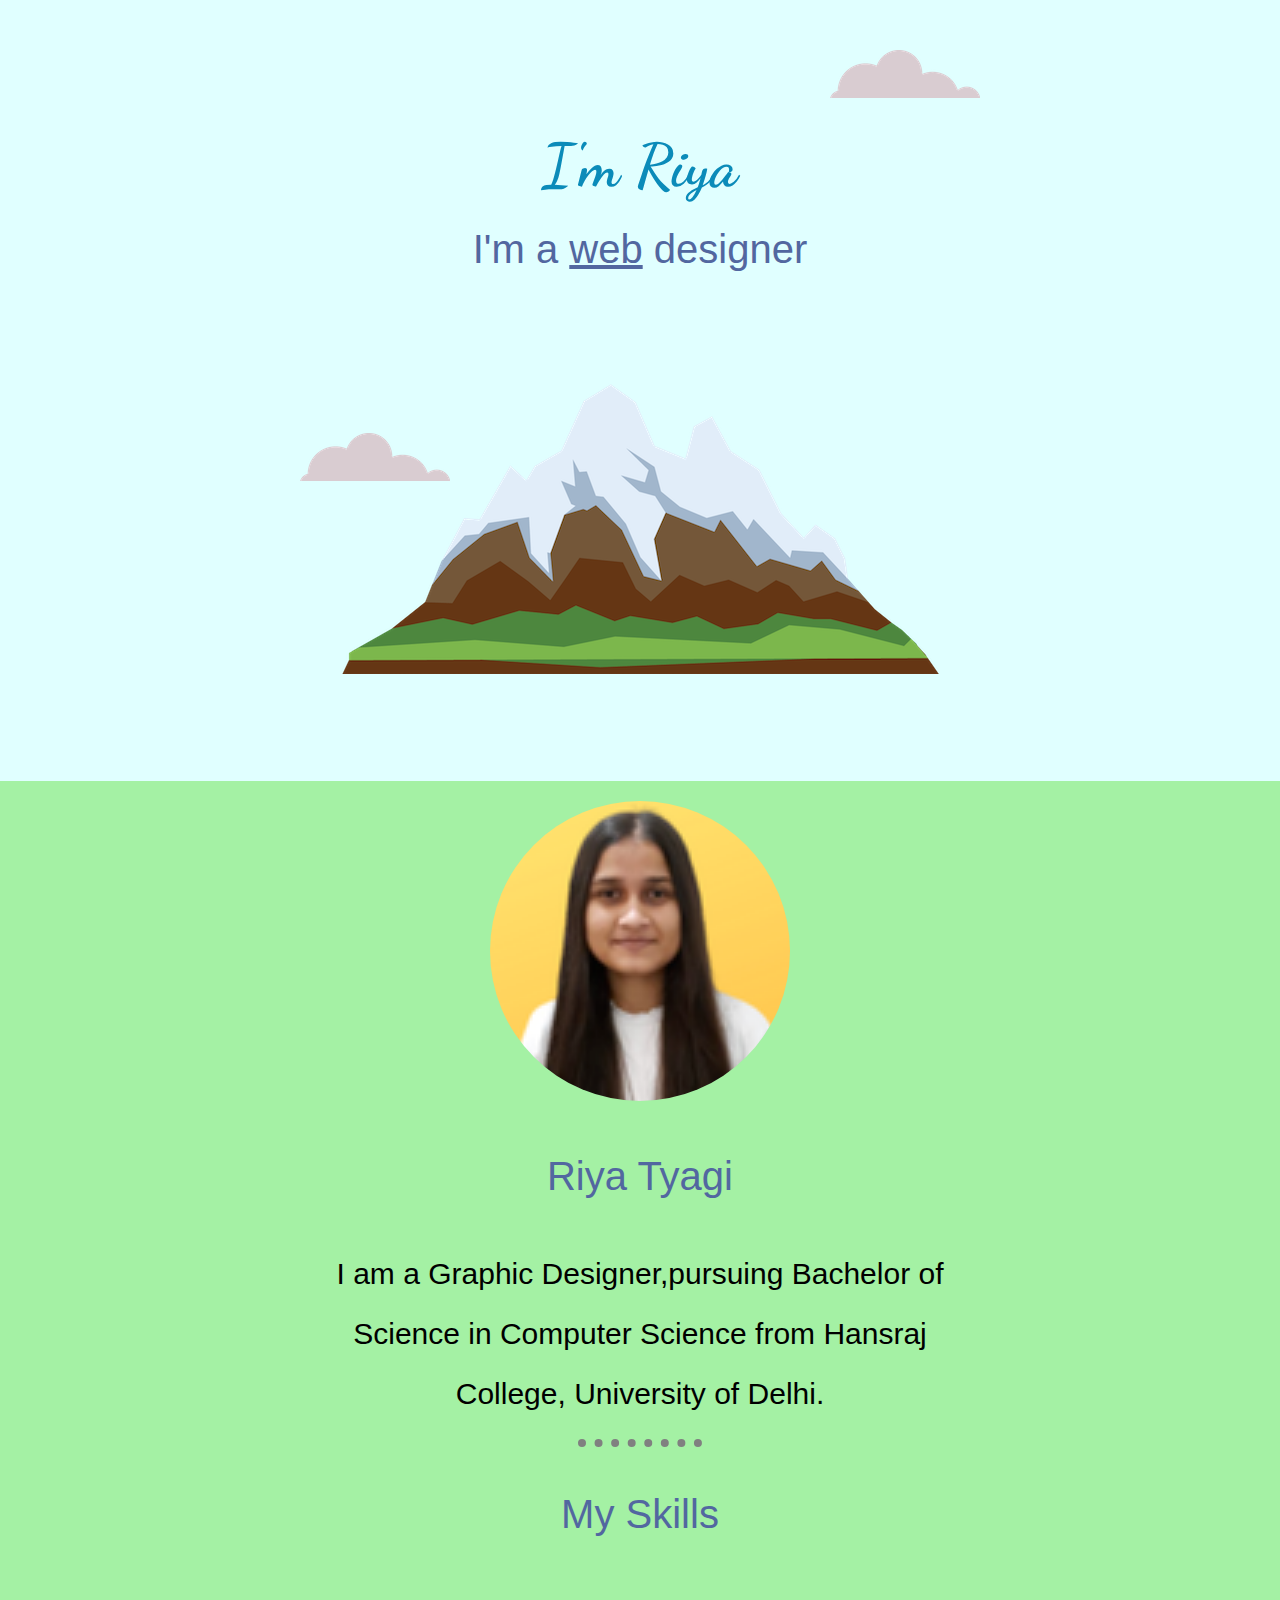
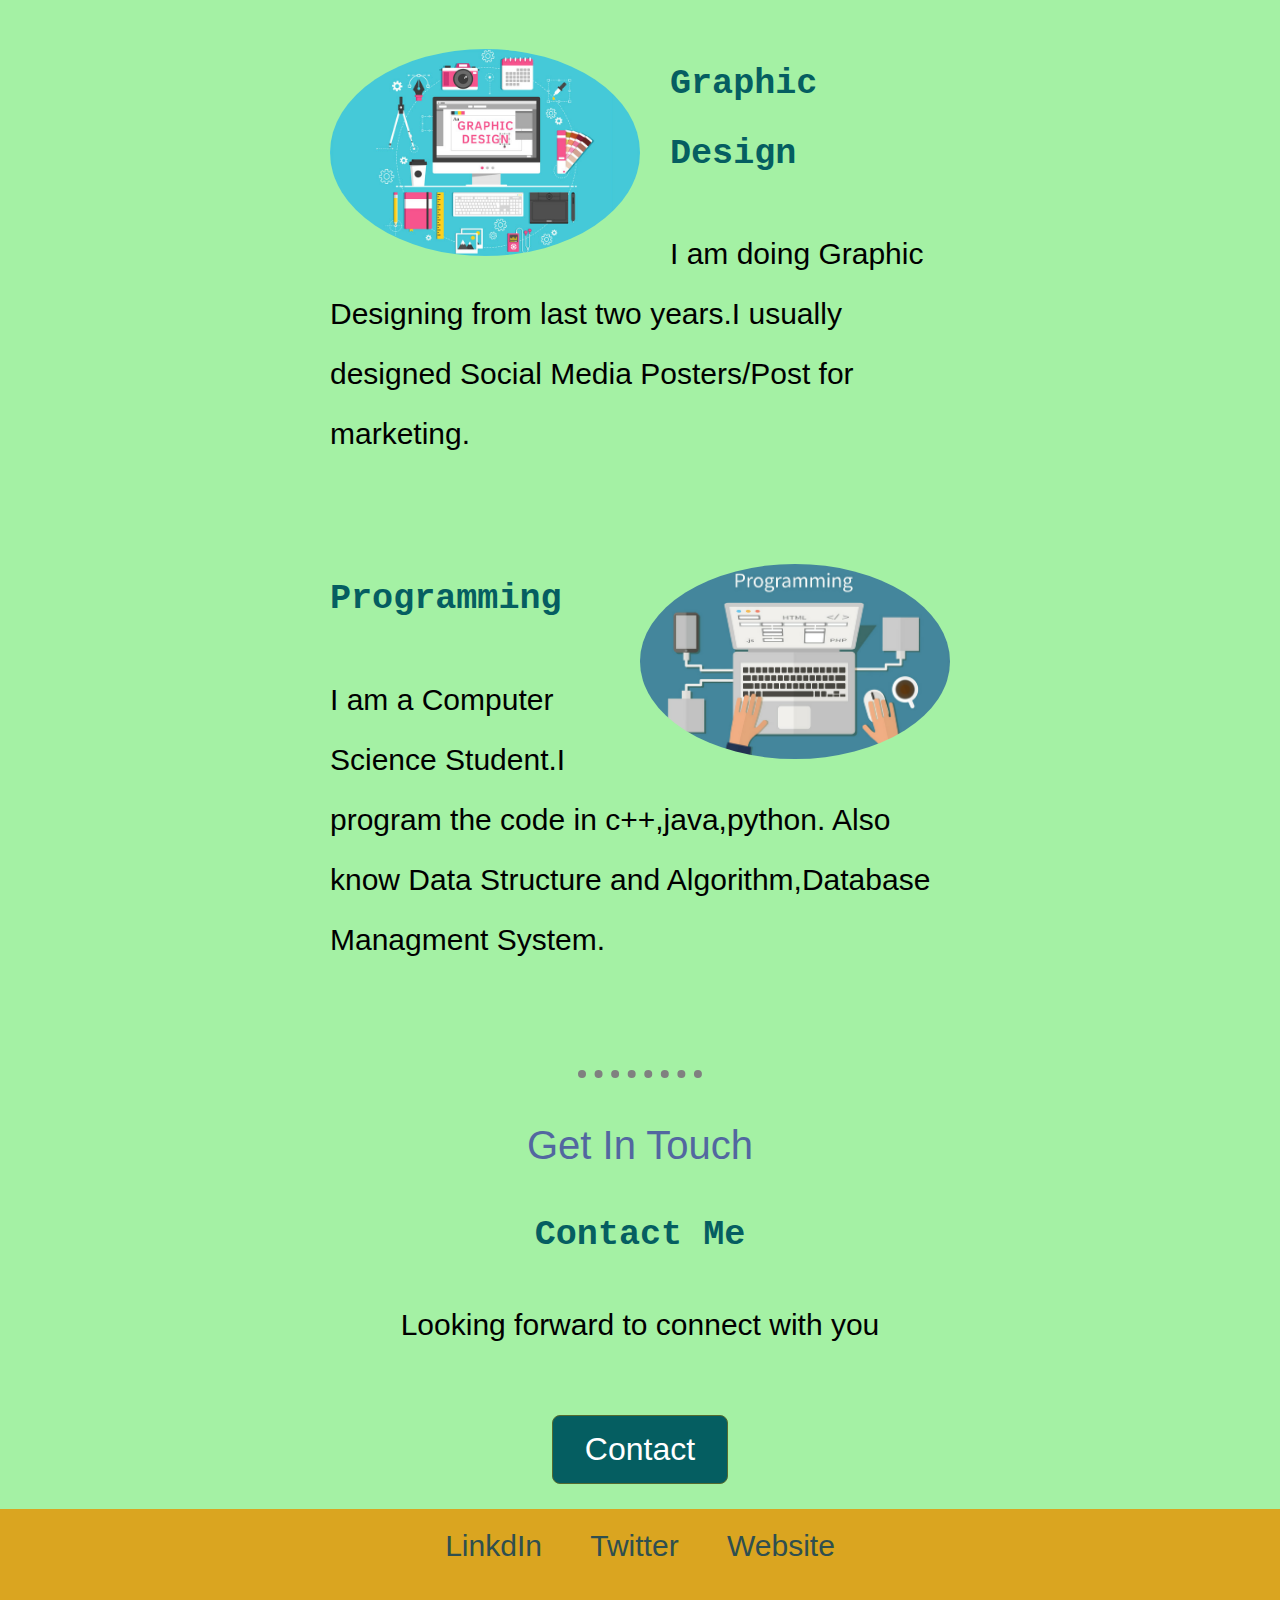
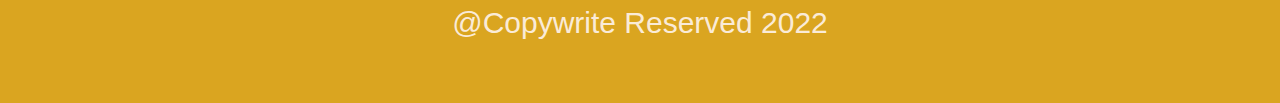
<file: index.html>
<!DOCTYPE html>
<html>
    <head>
<meta charset="utf-8">
<Title>My Site</Title>
<link rel="stylesheet" href="CSS_mysite/Styles_mysite.css">
<link rel="icon" href="favicon.ico"> <!--or favicon.ico?v=2-->
<link rel="preconnect" href="https://fonts.googleapis.com">
<link rel="preconnect" href="https://fonts.gstatic.com" crossorigin>
<link href="https://fonts.googleapis.com/css2?family=Dancing+Script&display=swap" rel="stylesheet">
<link rel="preconnect" href="https://fonts.googleapis.com">
<link rel="preconnect" href="https://fonts.gstatic.com" crossorigin>
<link href="https://fonts.googleapis.com/css2?family=Dancing+Script&family=Paytone+One&display=swap" rel="stylesheet">
</head>


<body>
<div class="top-container">
    <img class="top-cloud" src="Images_mysite/cloud.png" alt="cloud-img">
    <h1>I'm Riya</h1>
    <h2>I'm a <span class="web ">web</span> designer</h2>
    <img class="bottom-cloud" src="Images_mysite/cloud.png" alt="cloud-img">
    <img src="Images_mysite/mountain.png" alt="mountain-img">
</div>


<div class="middle-container">
<div class="profile">
<img class="Myimg" src="Images_mysite/Profilepic.png" width="300 px" length="300px" alt="mypic">
<h2>Riya Tyagi</h2>
<p class="intro ">I am a Graphic Designer,pursuing Bachelor of Science in Computer Science 
   from Hansraj College, University of Delhi. 
</p>
</div>
<hr>
<div class="skills">
    <h2>My Skills</h2>
    <div class="skill-row">
        <img class="Graphic" src="Images_mysite/Graphic.jpg" width="300 px" length="300px" alt="Graphi Image">
        <h3>Graphic Design</h3>
        <p class="G">I am doing Graphic Designing from last two years.I usually designed 
            Social Media Posters/Post for marketing.
        </p>
    </div>


    <div class="skill-row">
    <img class="Programming" src="Images_mysite/Programming.png" width="300 px" length="300px" alt="Graphi Image">
    <h3>Programming</h3>
    <P class="p">I am a Computer Science Student.I program the code in c++,java,python.
       Also know Data Structure and Algorithm,Database Managment System.
    </P>
    </div>
</div>

<hr>
<div class="Contact-me">
<h2>
    Get In Touch
</h2>
<h3>Contact Me</h3>
<p class="cm">Looking forward to connect with you</p>
<!-- <a class="btn" href="mailto:riyatyagi618@gmail.com">CONTACT</a>-->

<a class="btn" href="mailto:riyatyagi618@gmail.com"><button type="button" class="bt">Contact</button></a>
</div>
</div>



<div class="bottom-container">
<a class="footer-link" href="https://www.linkedin.com/">LinkdIn</a>
<a class="footer-link" href="https://twitter.com/">Twitter</a>
<a class="footer-link" href="https://riyatyag-6.github.io/Portfolio/">Website</a>
<p class="copy">@Copywrite Reserved 2022</p>
</div>



</body>

<!--Types of Elemet
    1.Block 
    2. inline
    3.Inline block
    4.None

Block element are those which requires a complete block on the screen from left to right on the screen.
ex. heading,paragraph

INline are those which require the limited or required space ad comes in a single line .We cant change widht n display property.
ex.Spans<span>,images<img>,anchors<a>.


Inline block is used in display prop to change block element to inline element

None is used   in display properties to remove a particular text/part
ex+ .classname{
    display:none 
    /*visibility:hidden is used to hide the text but it keeps the postion on that place only*/
}
CSS STATIC AND RELATIVE POSSITING
position;relative;
left/right/top/bottom; 40px;

-->




</html>
</file>
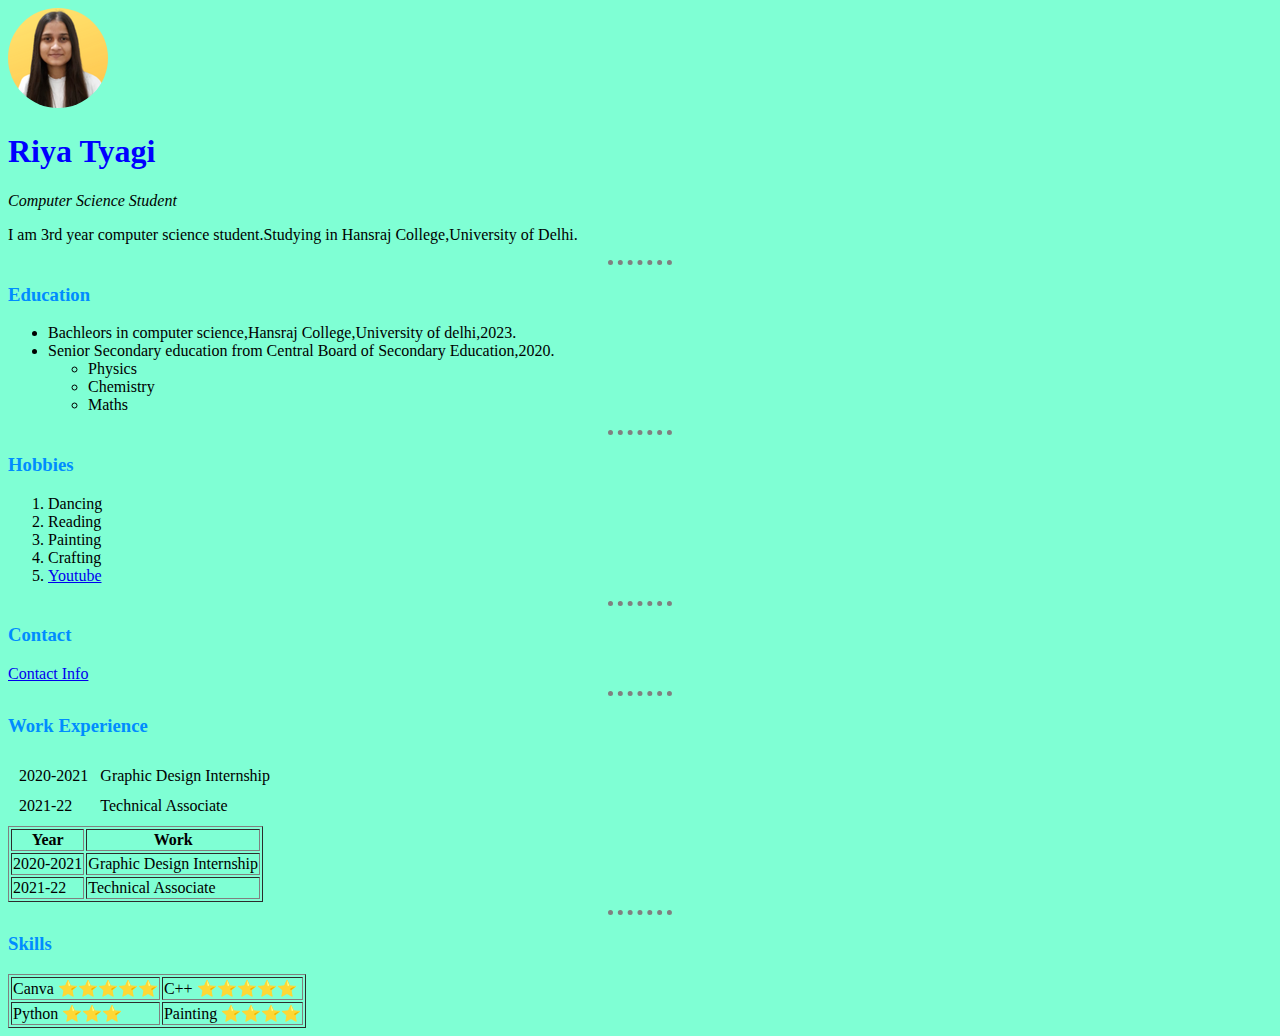
<file: HTML Personal Site/Index.html>
<!DOCTYPE html>
<html>

<head>
  <meta charset="utf-8">
  <title>Riya's Resume</title>
<link rel="stylesheet" href="CSS/Styles.css">
<!--
<style>
  body { background-color: aquamarine;

  }

   
hr {
 border-style: none;
 border-top-style: dotted;
border-color: grey;
border-width: 5px;
width: 5%;
} 

hr{
  border-style: ridge;
 border-color: black;
 border-width: 1px;
 width:10%;
 height:0px;


}


-->




</style>



<!-- priority Inline css>Internal>External>-->









</head>

<!-- <body style="background-color:#D9F8C4">  -->        <!--Colorhunt.io  inline css  -->
<body>
<img src="Mypic.png" alt="Riya Pic">
<!--we can add table formate here to get image on left side along with the write up on right side and can use cellspacing to get gap between imag ena dthe write up-->

  <h1>Riya Tyagi</h1>
 <p><i>Computer Science Student</i></p>
<!--we can also use <emp>tag for italic formate it stress out the text</emp> ..
For bold text we use <b>tag</b> or <strong>tag to make it appear bold or importent..
.Hence strong tag is preffered</strong> -->
<p>I am 3rd year computer science student.Studying in Hansraj College,University of Delhi.
</p>
<hr>
<h3>Education</h3>
<ul> <!-- not working<ul type="disc">.......-->
  <li>Bachleors in computer science,Hansraj College,University of delhi,2023.</li>
  <li>Senior Secondary education from Central Board of Secondary Education,2020.  </li>
<ul><li>Physics</li>
    <li>Chemistry</li>
    <li>Maths</li></ul>
</ul>
<hr>
<h3>Hobbies</h3>
<ol type="1">
    <li>Dancing</li>
    <li>Reading</li>
    <li>Painting</li>
    <li>Crafting</li>
    <li><a href="https://www.youtube.com/">Youtube</a></li> 
</ol>
<hr>
<h3>Contact</h3>
<a href="Contact.html">Contact Info</a>
 <hr>
<h3>Work Experience</h3>

<!-- <p>2020-2021 Graphic Design Internship</p>
<P>2021-2022 Technical Associate</P>
-->

<table cellspacing="10">
<tr>
<td>2020-2021</td>
<td>Graphic Design Internship</td>

</tr>
<tr>
<td>2021-22</td>
<td>Technical Associate</td>
</tr>
</table>


<table border="1">
  <thead>
    <tr>
      <th>Year</th>
      <th>Work</th>
    </tr>
  </thead>

<tbody>
  <tr>
    <td>2020-2021</td>
    <td>Graphic Design Internship</td>
    
    </tr>
    <tr>
    <td>2021-22</td>
    <td>Technical Associate</td>
    </tr>
</tbody>


<tfoot>
   
</tfoot>
</table>
<hr>
<h3>Skills</h3>

<table border="1">
  <tr>
    <td>Canva ⭐⭐⭐⭐⭐</td>
    <td>C++ ⭐⭐⭐⭐⭐</td>

  </tr>

 <!-- <tr>
    <td>C++</td>
    <td>⭐⭐⭐</td>
  </tr>
-->

  <tr>
    <td>Python ⭐⭐⭐</td>
    <td>Painting ⭐⭐⭐⭐</td>
  </tr>

 <!-- <tr>
    <td>Painting</td>
    <td>⭐⭐⭐</td>
  </tr>
-->

</table>










</body>

</html>
</file>
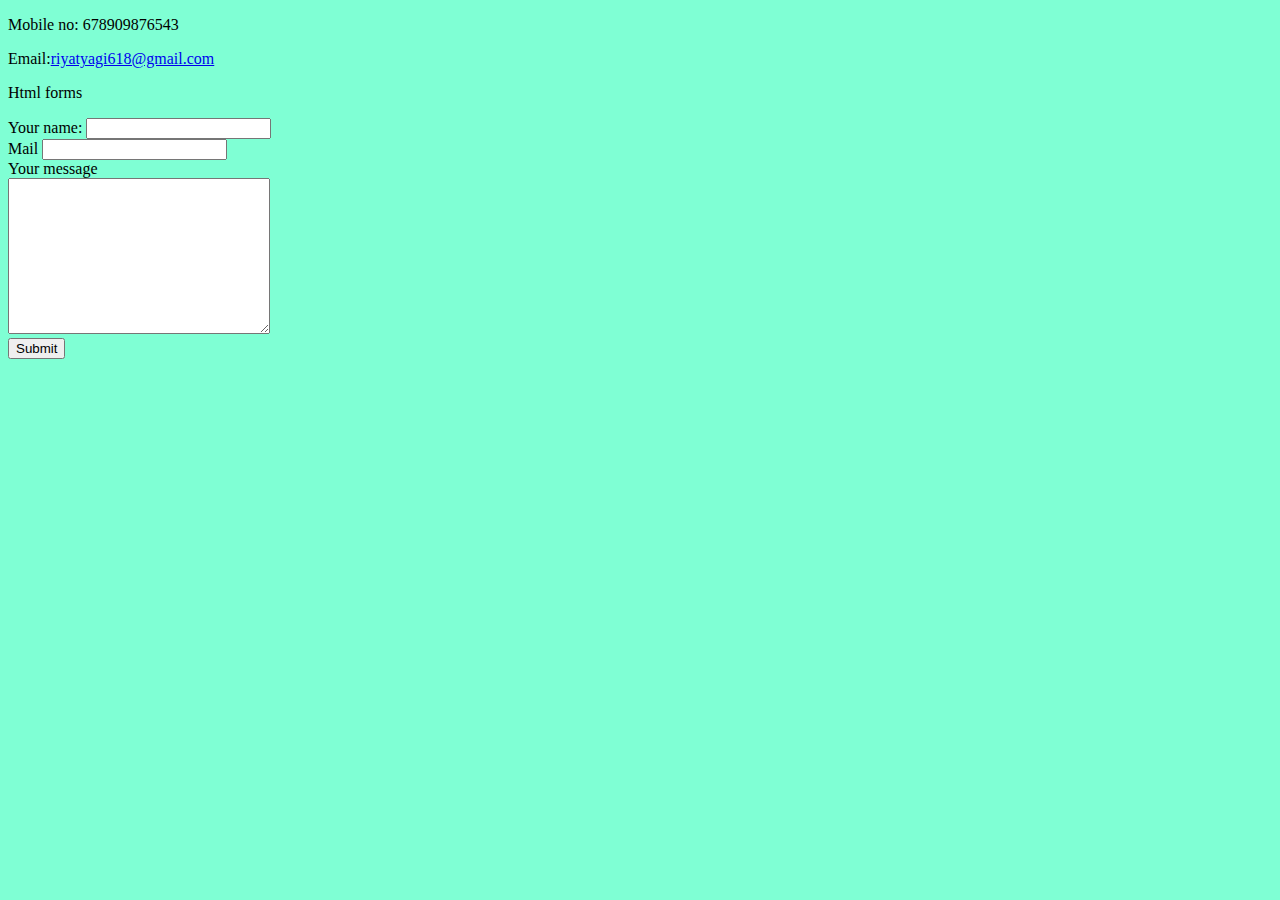
<file: HTML Personal Site/Contact.html>
<!DOCTYPE html>
    <html lang="en">
    <head>
        <meta charset="UTF-8">
        <meta http-equiv="X-UA-Compatible" content="IE=edge">
        <meta name="viewport" content="width=device-width, initial-scale=1.0">
        <title>Contact</title>
        <link rel="stylesheet" href="CSS/Styles.css">
    </head>
    <body>
        <p>Mobile no: 678909876543</p>
        <p>Email:<a href="riyatyagi618@gmail.com">riyatyagi618@gmail.com</a></p>
    
    
    <p>Html forms</p>
    <!--
    <form>
        <input type="text"><br>
        <input type="Submit"><br>
        <input type="file"><br>
        <input type="radio"><br>
        <input type="date"><br>
        <input type="range"><br>

    </form> -->
    
    
   <!--- <form class="" action="index.html" method="post">
    <lable>Your name:</lable>
    <input type="text" name="" value="">
    <input type="color" name="" value=""><br>
    <label>Password:</label>
    <input type="Password" name="" value="">
    <input type="submit" name="">
    </form>
-->

   <!-- <form class="" action="mailto: riyatyagi618@gmail.com" method="post">  -->
     <!--enctype="text/plain "  to remove faltu ke sign-->
        <form action="mailto: riyatyagi618@gmail.com" method="post" enctype="text/plain">
        <lable>Your name:</lable>
        <input type="text" name="your name" value=""><br>

        <lable>Mail</lable>
        <input type="email" name="your email" value=""><br>

        <lable>Your message</lable><br>
       <textarea name="urmesaage" rows="10" cols="30"></textarea><br>
       
       <input type="submit" >


    </form>
    
    
    
    
    </body>
    </html>
</file>
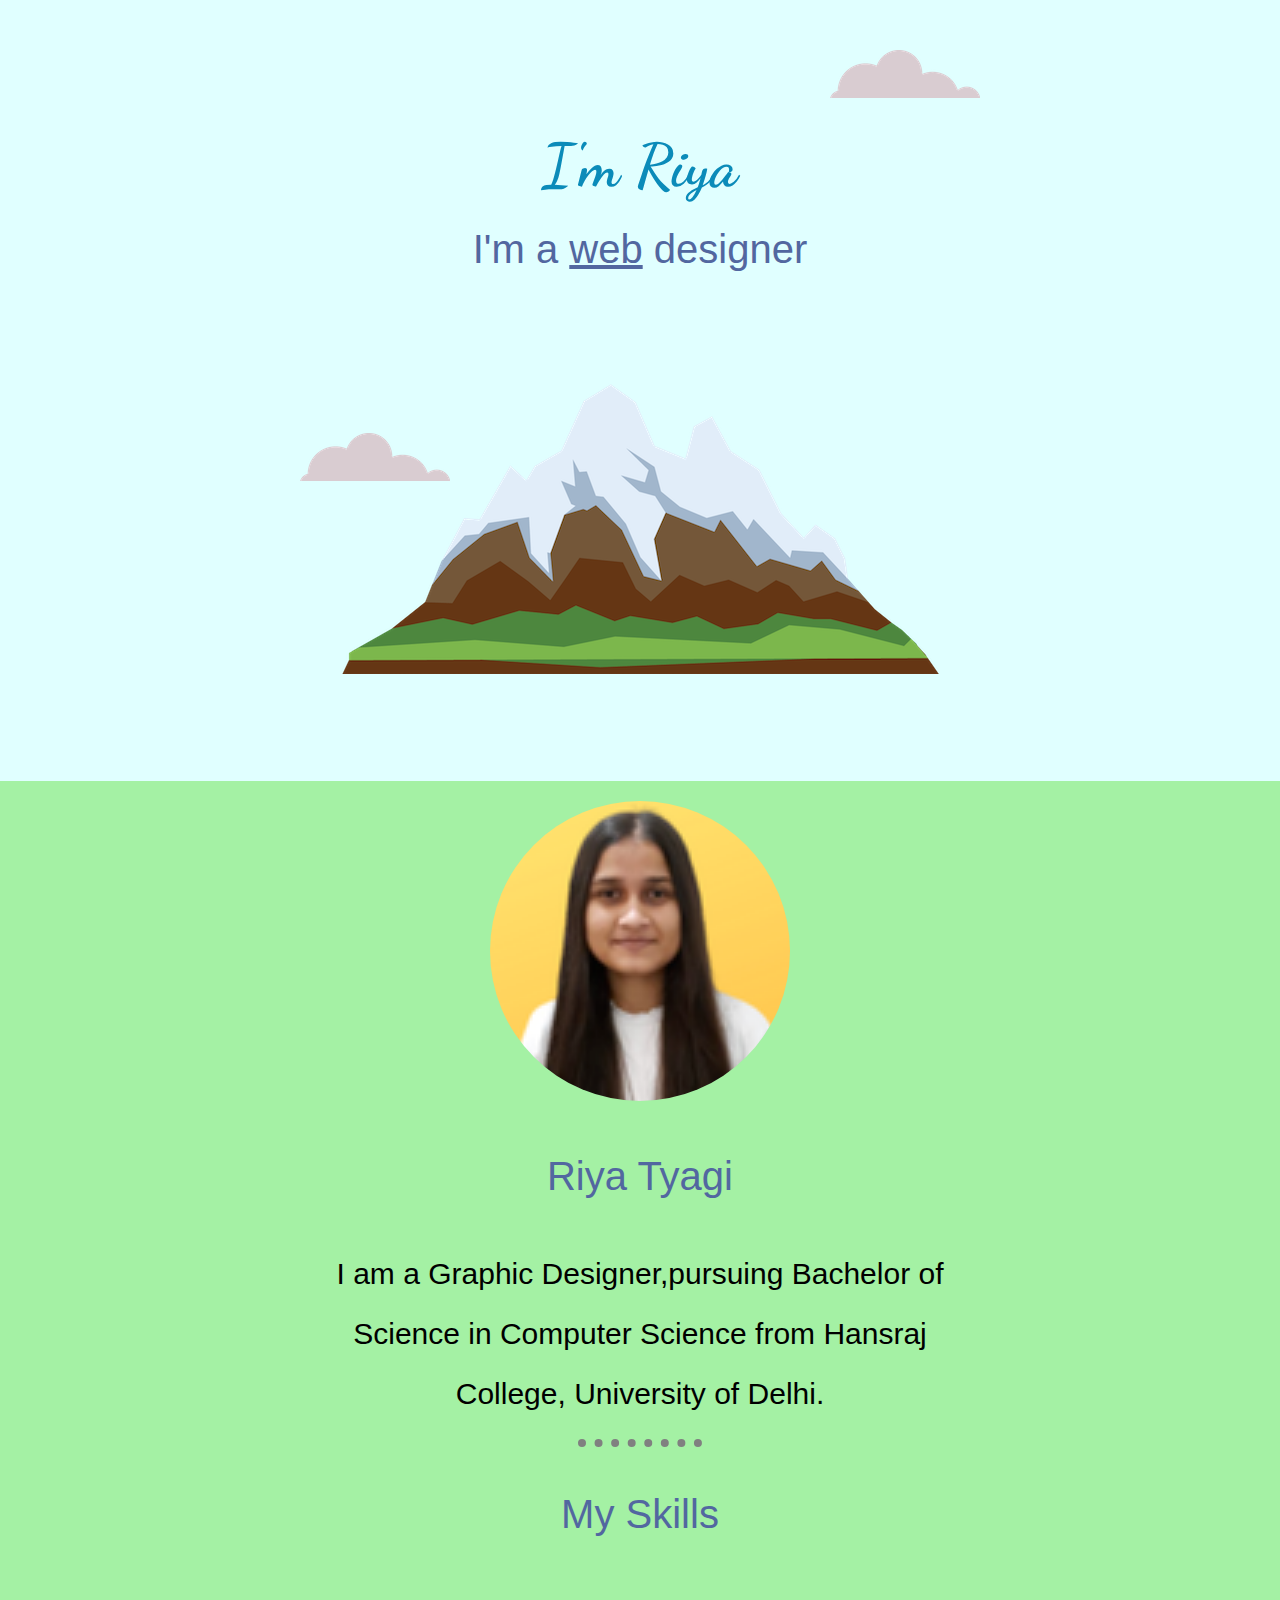
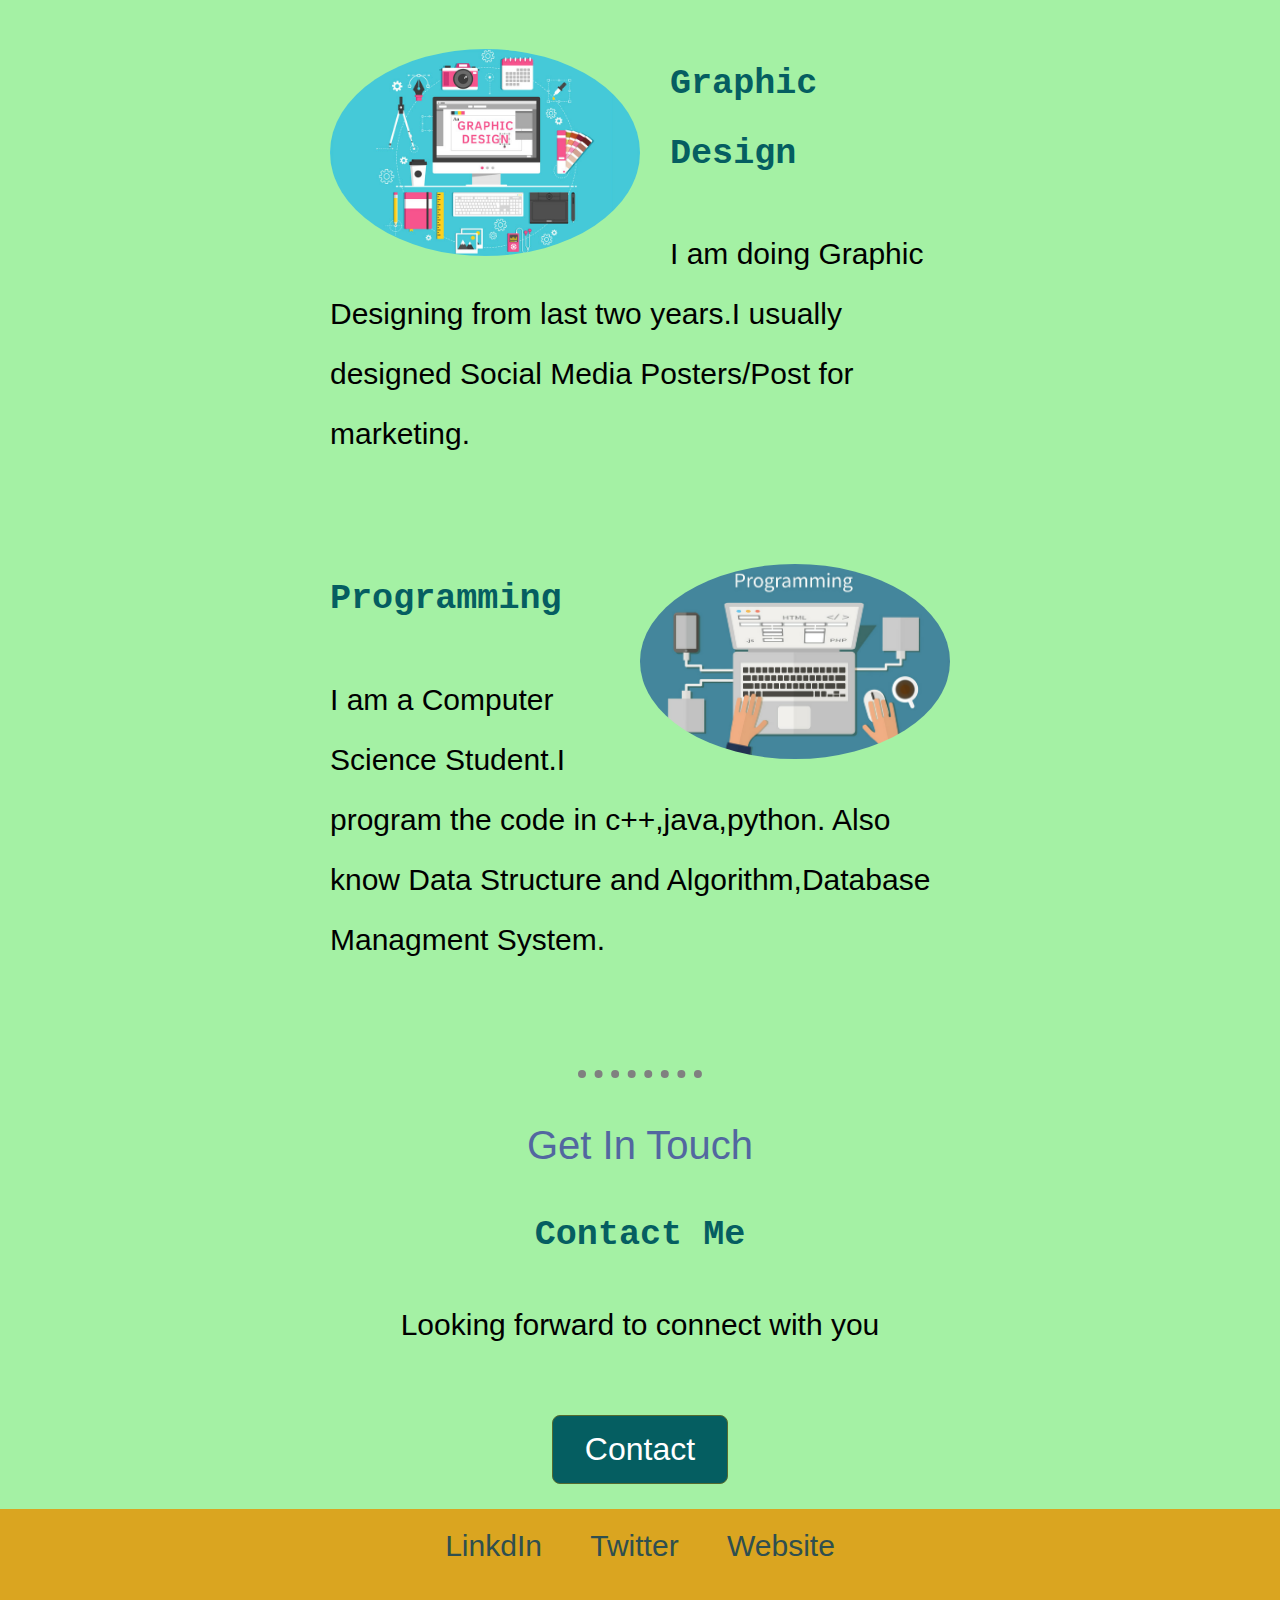
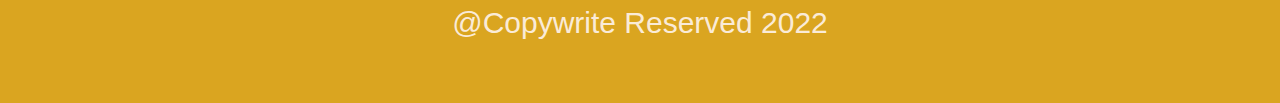
<file: My_Site/Index_mysite.html>
<!DOCTYPE html>
<html>
    <head>
<meta charset="utf-8">
<Title>My Site</Title>
<link rel="stylesheet" href="CSS_mysite/Styles_mysite.css">
<link rel="icon" href="favicon.ico"> <!--or favicon.ico?v=2-->
<link rel="preconnect" href="https://fonts.googleapis.com">
<link rel="preconnect" href="https://fonts.gstatic.com" crossorigin>
<link href="https://fonts.googleapis.com/css2?family=Dancing+Script&display=swap" rel="stylesheet">
<link rel="preconnect" href="https://fonts.googleapis.com">
<link rel="preconnect" href="https://fonts.gstatic.com" crossorigin>
<link href="https://fonts.googleapis.com/css2?family=Dancing+Script&family=Paytone+One&display=swap" rel="stylesheet">
</head>


<body>
<div class="top-container">
    <img class="top-cloud" src="Images_mysite/cloud.png" alt="cloud-img">
    <h1>I'm Riya</h1>
    <h2>I'm a <span class="web ">web</span> designer</h2>
    <img class="bottom-cloud" src="Images_mysite/cloud.png" alt="cloud-img">
    <img src="Images_mysite/mountain.png" alt="mountain-img">
</div>


<div class="middle-container">
<div class="profile">
<img class="Myimg" src="Images_mysite/Profilepic.png" width="300 px" length="300px" alt="mypic">
<h2>Riya Tyagi</h2>
<p class="intro ">I am a Graphic Designer,pursuing Bachelor of Science in Computer Science 
   from Hansraj College, University of Delhi. 
</p>
</div>
<hr>
<div class="skills">
    <h2>My Skills</h2>
    <div class="skill-row">
        <img class="Graphic" src="Images_mysite/Graphic.jpg" width="300 px" length="300px" alt="Graphi Image">
        <h3>Graphic Design</h3>
        <p class="G">I am doing Graphic Designing from last two years.I usually designed 
            Social Media Posters/Post for marketing.
        </p>
    </div>


    <div class="skill-row">
    <img class="Programming" src="Images_mysite/Programming.png" width="300 px" length="300px" alt="Graphi Image">
    <h3>Programming</h3>
    <P class="p">I am a Computer Science Student.I program the code in c++,java,python.
       Also know Data Structure and Algorithm,Database Managment System.
    </P>
    </div>
</div>

<hr>
<div class="Contact-me">
<h2>
    Get In Touch
</h2>
<h3>Contact Me</h3>
<p class="cm">Looking forward to connect with you</p>
<!-- <a class="btn" href="mailto:riyatyagi618@gmail.com">CONTACT</a>-->

<a class="btn" href="mailto:riyatyagi618@gmail.com"><button type="button" class="bt">Contact</button></a>
</div>
</div>



<div class="bottom-container">
<a class="footer-link" href="https://www.linkedin.com/">LinkdIn</a>
<a class="footer-link" href="https://twitter.com/">Twitter</a>
<a class="footer-link" href="https://www.appbrewery.co/">Website</a>
<p class="copy">@Copywrite Reserved 2022</p>
</div>



</body>

<!--Types of Elemet
    1.Block 
    2. inline
    3.Inline block
    4.None

Block element are those which requires a complete block on the screen from left to right on the screen.
ex. heading,paragraph

INline are those which require the limited or required space ad comes in a single line .We cant change widht n display property.
ex.Spans<span>,images<img>,anchors<a>.


Inline block is used in display prop to change block element to inline element

None is used   in display properties to remove a particular text/part
ex+ .classname{
    display:none 
    /*visibility:hidden is used to hide the text but it keeps the postion on that place only*/
}
CSS STATIC AND RELATIVE POSSITING
position;relative;
left/right/top/bottom; 40px;

-->




</html>
</file>
<file: CSS_mysite/Styles_mysite.css>
body{
    background-color: pink;
    margin: 0;
    text-align: center;
    font-family:'Lucida Sans', 'Lucida Sans Regular', 'Lucida Grande', 'Lucida Sans Unicode', Geneva, Verdana, sans-serif;
font-size: 30px;
   /* font-family: 'Paytone One', sans-serif;*/
}

h1{
    margin:50px auto 0 auto;
    /*width:10%;
    margin: 0 auto 0 auto;
    margin; 0 auto;*/
    font-family: 'Dancing Script', cursive;
    /*font-size: 562.5%;or 90px*/ /*100% = 16px to get 90px=90px/16px=>562.5%*/
font-size: 2em; /*90px=5.625em  it make it dynamic----562.5 rem as it doent affect the parent and its is adaptable*/
color: #0b8bb9;
line-height: 2rem;
}

h2{
    font-family: 'Trebuchet MS', 'Lucida Sans Unicode', 'Lucida Grande', 'Lucida Sans', Arial, sans-serif;
    font-size: 2.5rem;
    color:  #5267a0;
    font-weight: normal;
    padding: 12px;
}



h3{

    font-family: monospace;
   color: #055e61 ;
}





.top-container{
    background-color: lightcyan; 
   /* width: 200px;
    height:200px;*/
    /*padding: 20px;
    border:solid 10px;*/
    padding: 100px;
    position: relative;
    
}


.middle-container{
    background-color: rgb(164, 241, 164);
   /* width: 200px;
    height:200px;*/
    /*border: solid 20px;
    margin-left: 260px;*/
    padding: 20px;
}

.bottom-container{
    background-color: goldenrod;
    /*position: relative;*/
    /*width: 200px;
    height:200px;*/
    /*border: solid 10px;
    margin-left:500px ;*/
    margin-bottom: 0px;
    /*padding: 2%;*/
    padding: 20px 0 20px;
}

.web{  /*to make web underlined in text*/
text-decoration:underline;
}

.bottom-cloud{
 position:absolute;
 left:300px;
 bottom: 300px;
}

.top-cloud{
    position:absolute;
    right:300px;
    top:50px;
}

.Myimg{
    border-radius: 100%;
    
}

p{
    line-height: 2;
}
.intro{
    width: 50%;
    margin: auto;
}

.Graphic{
    border-radius: 50%;
    width: 50%;   /*chnage the size of image*/
float: left;
margin-right: 30px;

}

.Programming{
    border-radius: 100%;
    width: 50%; 
    float: right;
    margin-left: 30px;

}

a{
    color:  darkslategray;
    font-family: 'Segoe UI', Tahoma, Geneva, Verdana, sans-serif;
margin:10px 20px;
text-decoration: none;
}

a:hover{
    color: blanchedalmond;
}




.skill-row{
width: 50%;
margin:100px auto 100px auto;
text-align: left;
line-height: 2;

}
.copy{
    color: antiquewhite;
}
/*
.G{
  clear: left;
}

.p{
   clear: right;
}*/

hr{
    border-style: none;
    border-bottom-style: none;
    border-top-style: dotted;
    width:10%;
    border-width: 8px;
    border-color: gray;

    /*border: dotted #EAF6F 6px;
    border-bottom:none;
    width:4%;
margin:100px auto; */
}
.cm{
width:40%;
margin: 40px auto 60px;
}


.bt{
    color:white;
    font-size: 2rem;  /*we can also change the size by rem*/
    background-color: #055e61;
    border-radius: 8px;
    border: 0.5px solid darkolivegreen;
    padding: 15px 32px;
    margin-bottom: 5px;
}
.bt:hover{
    background-color: blue;
}


/*FOR MAKING GRADIENT BUTTON*/
/*.btn {
    background: #3498db;
    background-image: -webkit-linear-gradient(top, #3498db, #2980b9);
    background-image: -moz-linear-gradient(top, #3498db, #2980b9);
    background-image: -ms-linear-gradient(top, #3498db, #2980b9);
    background-image: -o-linear-gradient(top, #3498db, #2980b9);
    background-image: linear-gradient(to bottom, #3498db, #2980b9);
    -webkit-border-radius: 28;
    -moz-border-radius: 28;
    border-radius: 28px;
    font-family: Arial;
    color: #ffffff;
    font-size: 20px;
    padding: 10px 20px 10px 20px;
    text-decoration: none;
  }
  
  .btn:hover {
    background: #3cb0fd;
    background-image: -webkit-linear-gradient(top, #3cb0fd, #3498db);
    background-image: -moz-linear-gradient(top, #3cb0fd, #3498db);
    background-image: -ms-linear-gradient(top, #3cb0fd, #3498db);
    background-image: -o-linear-gradient(top, #3cb0fd, #3498db);
    background-image: linear-gradient(to bottom, #3cb0fd, #3498db);
    text-decoration: none;
  }*/
</file>
<file: HTML Personal Site/CSS/Styles.css>
body { background-color: aquamarine;

  }

   h1{
    color: blue;
   }
 h3{
    color: rgb(0, 140, 255);
 }

img{
   border-radius: 50%;
}


hr {
 border-style: none;
 border-top-style: dotted;
border-color: grey;
border-width: 5px;
width: 5%;
} 

/*comment in css*/
</file>
<file: My_Site/CSS_mysite/Styles_mysite.css>
body{
    background-color: pink;
    margin: 0;
    text-align: center;
    font-family:'Lucida Sans', 'Lucida Sans Regular', 'Lucida Grande', 'Lucida Sans Unicode', Geneva, Verdana, sans-serif;
font-size: 30px;
   /* font-family: 'Paytone One', sans-serif;*/
}

h1{
    margin:50px auto 0 auto;
    /*width:10%;
    margin: 0 auto 0 auto;
    margin; 0 auto;*/
    font-family: 'Dancing Script', cursive;
    /*font-size: 562.5%;or 90px*/ /*100% = 16px to get 90px=90px/16px=>562.5%*/
font-size: 2em; /*90px=5.625em  it make it dynamic----562.5 rem as it doent affect the parent and its is adaptable*/
color: #0b8bb9;
line-height: 2rem;
}

h2{
    font-family: 'Trebuchet MS', 'Lucida Sans Unicode', 'Lucida Grande', 'Lucida Sans', Arial, sans-serif;
    font-size: 2.5rem;
    color:  #5267a0;
    font-weight: normal;
    padding: 12px;
}



h3{

    font-family: monospace;
   color: #055e61 ;
}





.top-container{
    background-color: lightcyan; 
   /* width: 200px;
    height:200px;*/
    /*padding: 20px;
    border:solid 10px;*/
    padding: 100px;
    position: relative;
    
}


.middle-container{
    background-color: rgb(164, 241, 164);
   /* width: 200px;
    height:200px;*/
    /*border: solid 20px;
    margin-left: 260px;*/
    padding: 20px;
}

.bottom-container{
    background-color: goldenrod;
    /*position: relative;*/
    /*width: 200px;
    height:200px;*/
    /*border: solid 10px;
    margin-left:500px ;*/
    margin-bottom: 0px;
    /*padding: 2%;*/
    padding: 20px 0 20px;
}

.web{  /*to make web underlined in text*/
text-decoration:underline;
}

.bottom-cloud{
 position:absolute;
 left:300px;
 bottom: 300px;
}

.top-cloud{
    position:absolute;
    right:300px;
    top:50px;
}

.Myimg{
    border-radius: 100%;
    
}

p{
    line-height: 2;
}
.intro{
    width: 50%;
    margin: auto;
}

.Graphic{
    border-radius: 50%;
    width: 50%;   /*chnage the size of image*/
float: left;
margin-right: 30px;

}

.Programming{
    border-radius: 100%;
    width: 50%; 
    float: right;
    margin-left: 30px;

}

a{
    color:  darkslategray;
    font-family: 'Segoe UI', Tahoma, Geneva, Verdana, sans-serif;
margin:10px 20px;
text-decoration: none;
}

a:hover{
    color: blanchedalmond;
}




.skill-row{
width: 50%;
margin:100px auto 100px auto;
text-align: left;
line-height: 2;

}
.copy{
    color: antiquewhite;
}
/*
.G{
  clear: left;
}

.p{
   clear: right;
}*/

hr{
    border-style: none;
    border-bottom-style: none;
    border-top-style: dotted;
    width:10%;
    border-width: 8px;
    border-color: gray;

    /*border: dotted #EAF6F 6px;
    border-bottom:none;
    width:4%;
margin:100px auto; */
}
.cm{
width:40%;
margin: 40px auto 60px;
}


.bt{
    color:white;
    font-size: 2rem;  /*we can also change the size by rem*/
    background-color: #055e61;
    border-radius: 8px;
    border: 0.5px solid darkolivegreen;
    padding: 15px 32px;
    margin-bottom: 5px;
}
.bt:hover{
    background-color: blue;
}


/*FOR MAKING GRADIENT BUTTON*/
/*.btn {
    background: #3498db;
    background-image: -webkit-linear-gradient(top, #3498db, #2980b9);
    background-image: -moz-linear-gradient(top, #3498db, #2980b9);
    background-image: -ms-linear-gradient(top, #3498db, #2980b9);
    background-image: -o-linear-gradient(top, #3498db, #2980b9);
    background-image: linear-gradient(to bottom, #3498db, #2980b9);
    -webkit-border-radius: 28;
    -moz-border-radius: 28;
    border-radius: 28px;
    font-family: Arial;
    color: #ffffff;
    font-size: 20px;
    padding: 10px 20px 10px 20px;
    text-decoration: none;
  }
  
  .btn:hover {
    background: #3cb0fd;
    background-image: -webkit-linear-gradient(top, #3cb0fd, #3498db);
    background-image: -moz-linear-gradient(top, #3cb0fd, #3498db);
    background-image: -ms-linear-gradient(top, #3cb0fd, #3498db);
    background-image: -o-linear-gradient(top, #3cb0fd, #3498db);
    background-image: linear-gradient(to bottom, #3cb0fd, #3498db);
    text-decoration: none;
  }*/
</file>
